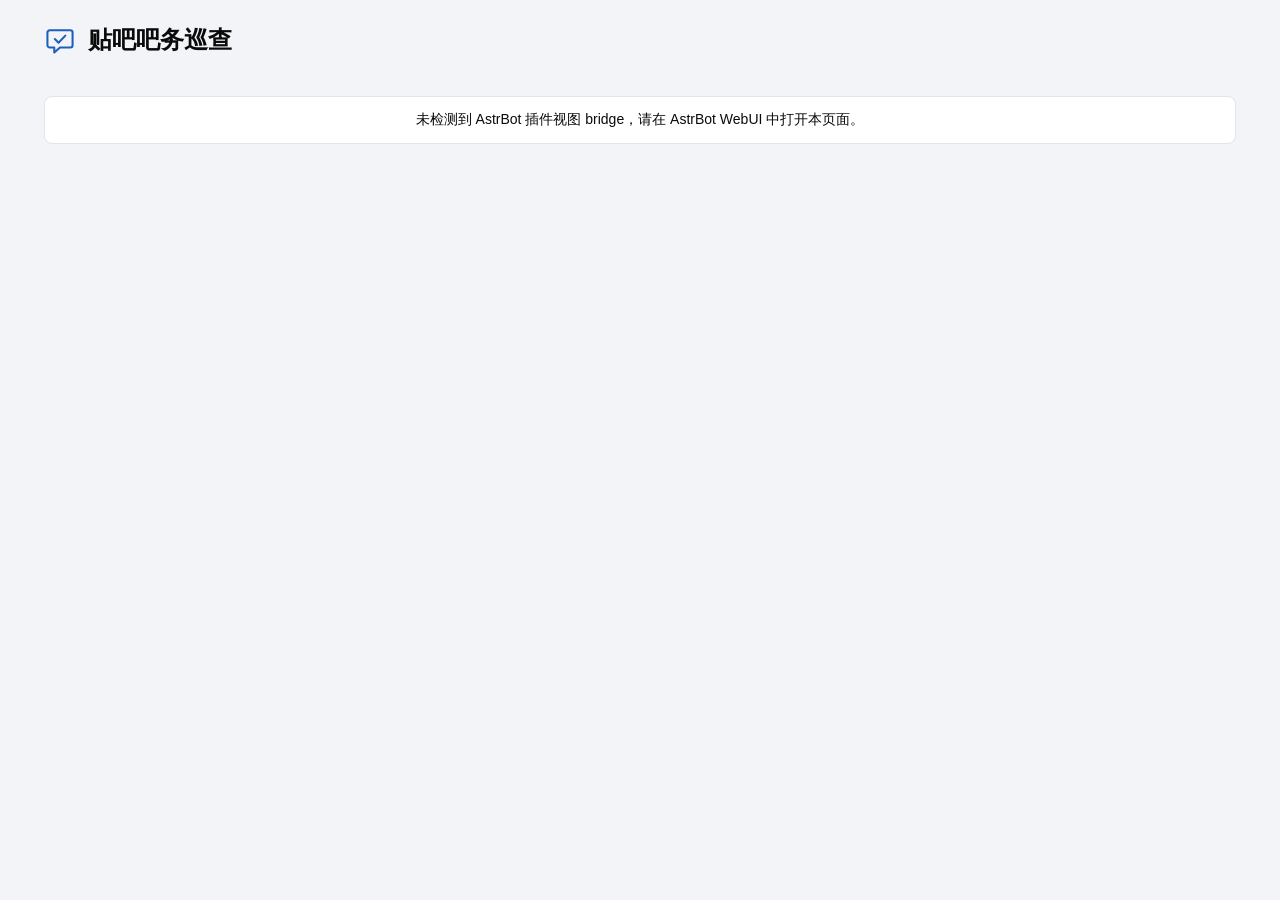
<file: views/moderator/index.html>
<!doctype html>
<html lang="zh-CN">
<head>
<meta charset="utf-8">
<meta name="viewport" content="width=device-width, initial-scale=1">
<title>贴吧吧务巡查</title>
<link rel="icon" href="data:,">
<link rel="stylesheet" href="./style.css">
<link rel="stylesheet" href="./settings.css">
</head>
<body>
<div id="app">
  <header class="app-head">
    <div class="brand">
      <svg class="mark" viewBox="0 0 28 28" width="32" height="32" role="img" aria-label="贴吧吧务巡查标志">
        <path d="M5 5.5h18a2 2 0 0 1 2 2v11a2 2 0 0 1-2 2h-9l-5 4.5v-4.5H5a2 2 0 0 1-2-2v-11a2 2 0 0 1 2-2z" fill="none" stroke="currentColor" stroke-width="1.8" stroke-linejoin="round"/>
        <path d="M9.5 13.2l3.2 3.2 6-6.2" fill="none" stroke="currentColor" stroke-width="1.8" stroke-linecap="round" stroke-linejoin="round"/>
      </svg>
      <div class="brand-text">
        <h1>贴吧吧务巡查</h1>
        <p id="finding" class="muted"></p>
      </div>
    </div>
    <div id="head-actions" class="head-actions"></div>
  </header>
  <div id="status-slot"></div>
  <div class="tabs"><div id="tablist" role="tablist" aria-label="功能分区"></div></div>
  <main id="panels"></main>
</div>
<div id="toasts" class="toasts" role="status" aria-live="polite"></div>
<script type="module" src="./app.js"></script>
</body>
</html>
</file>
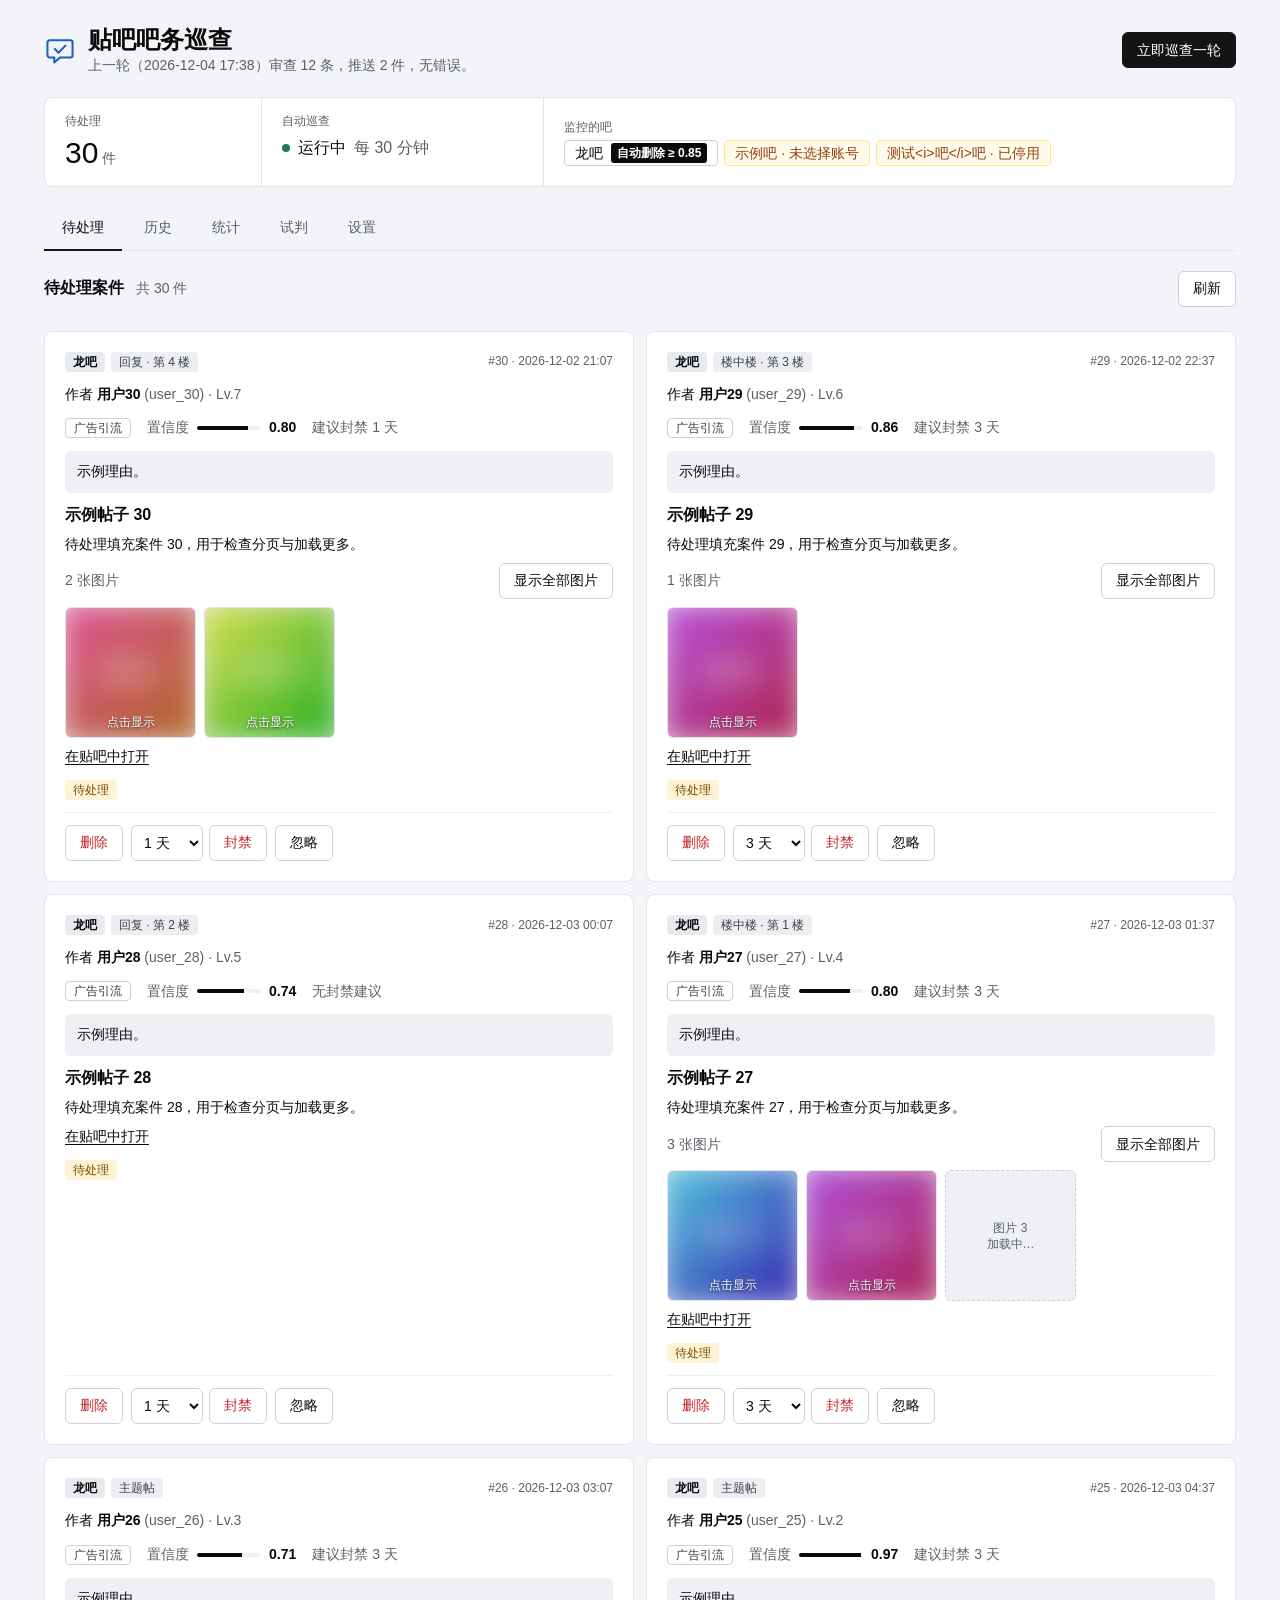
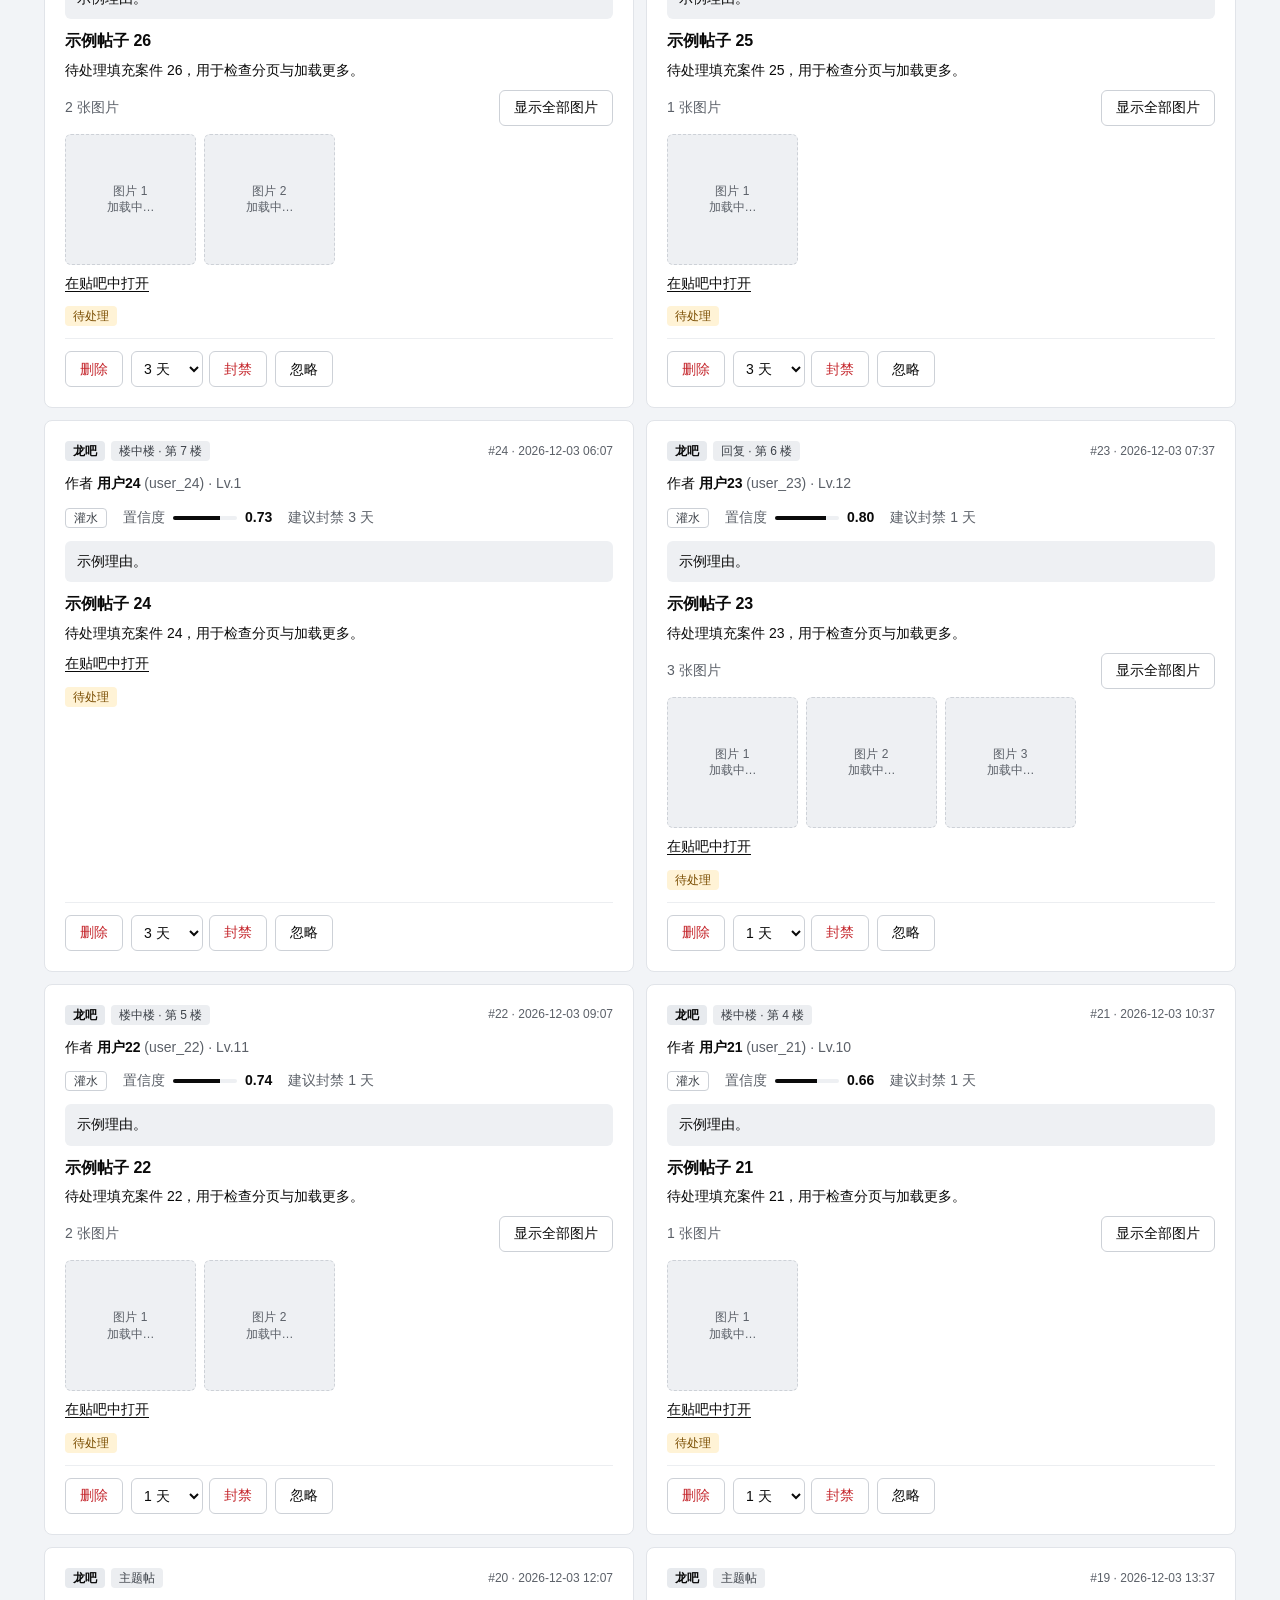
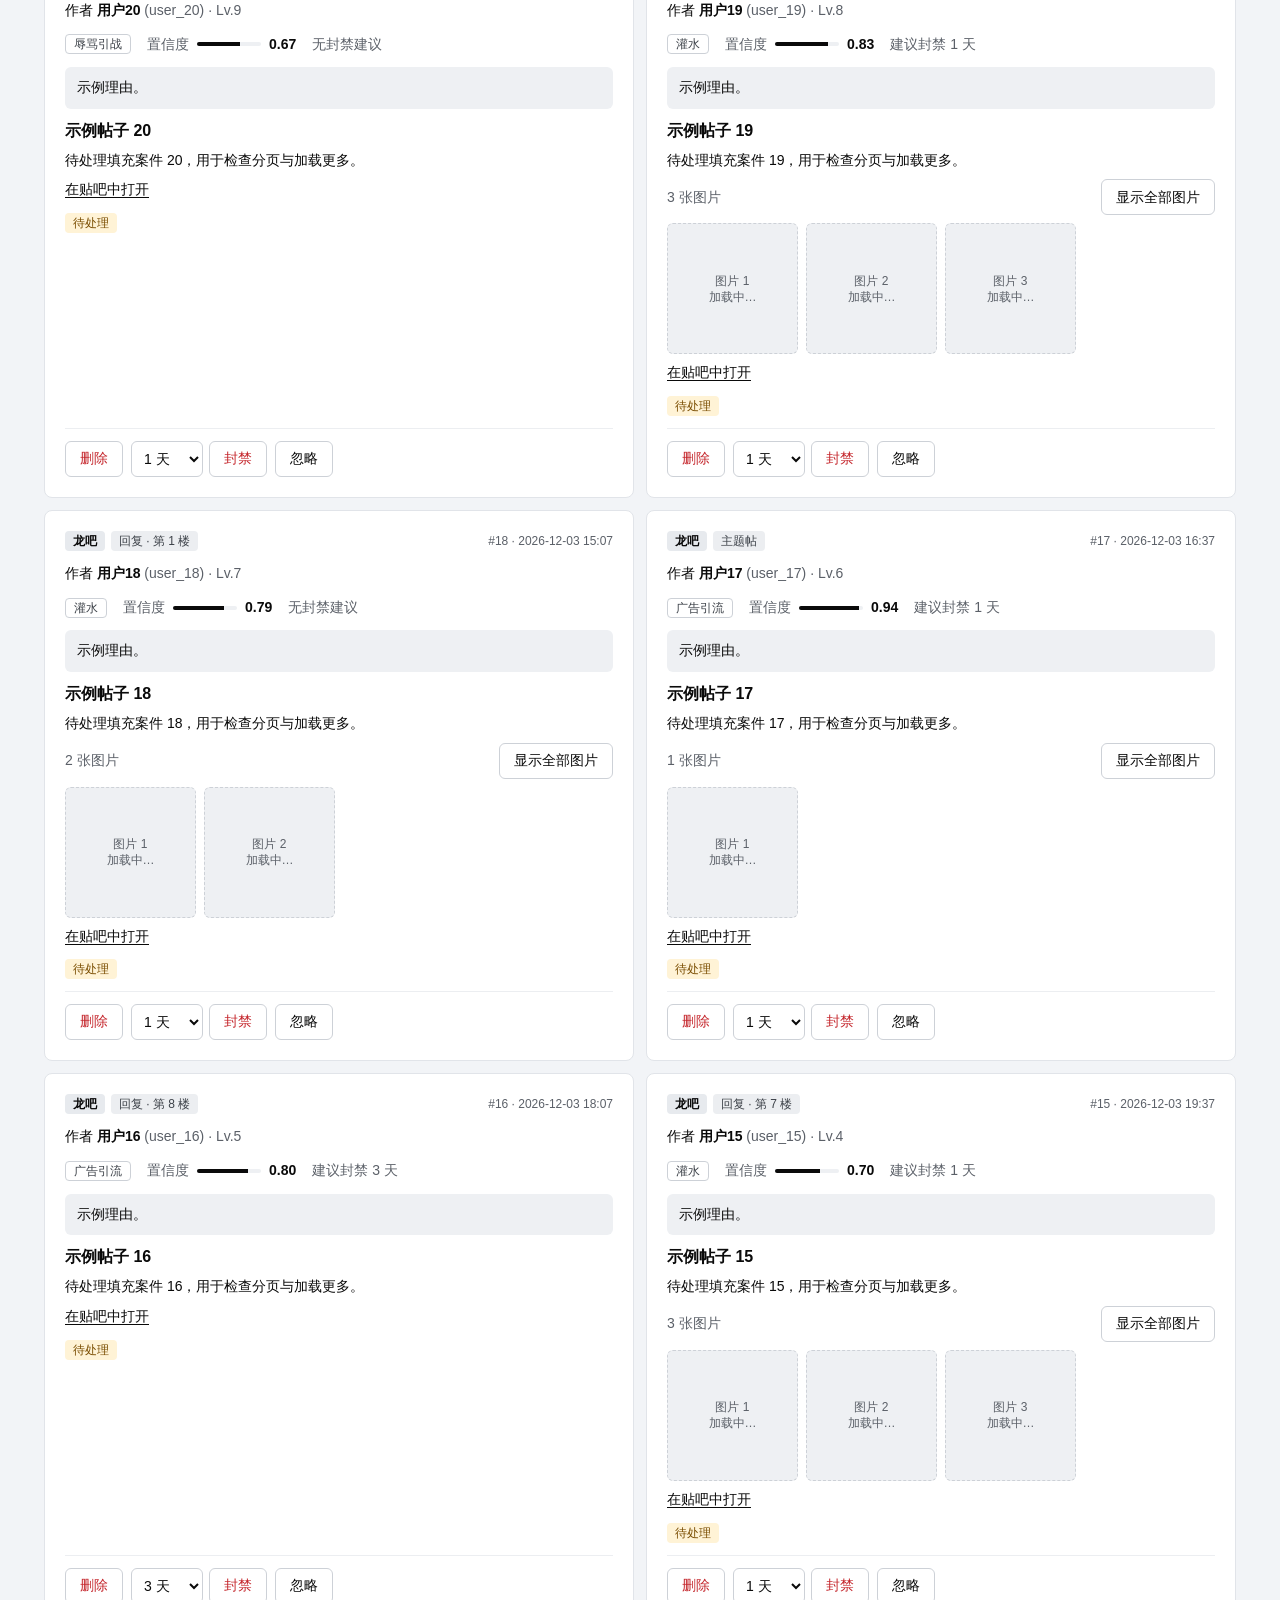
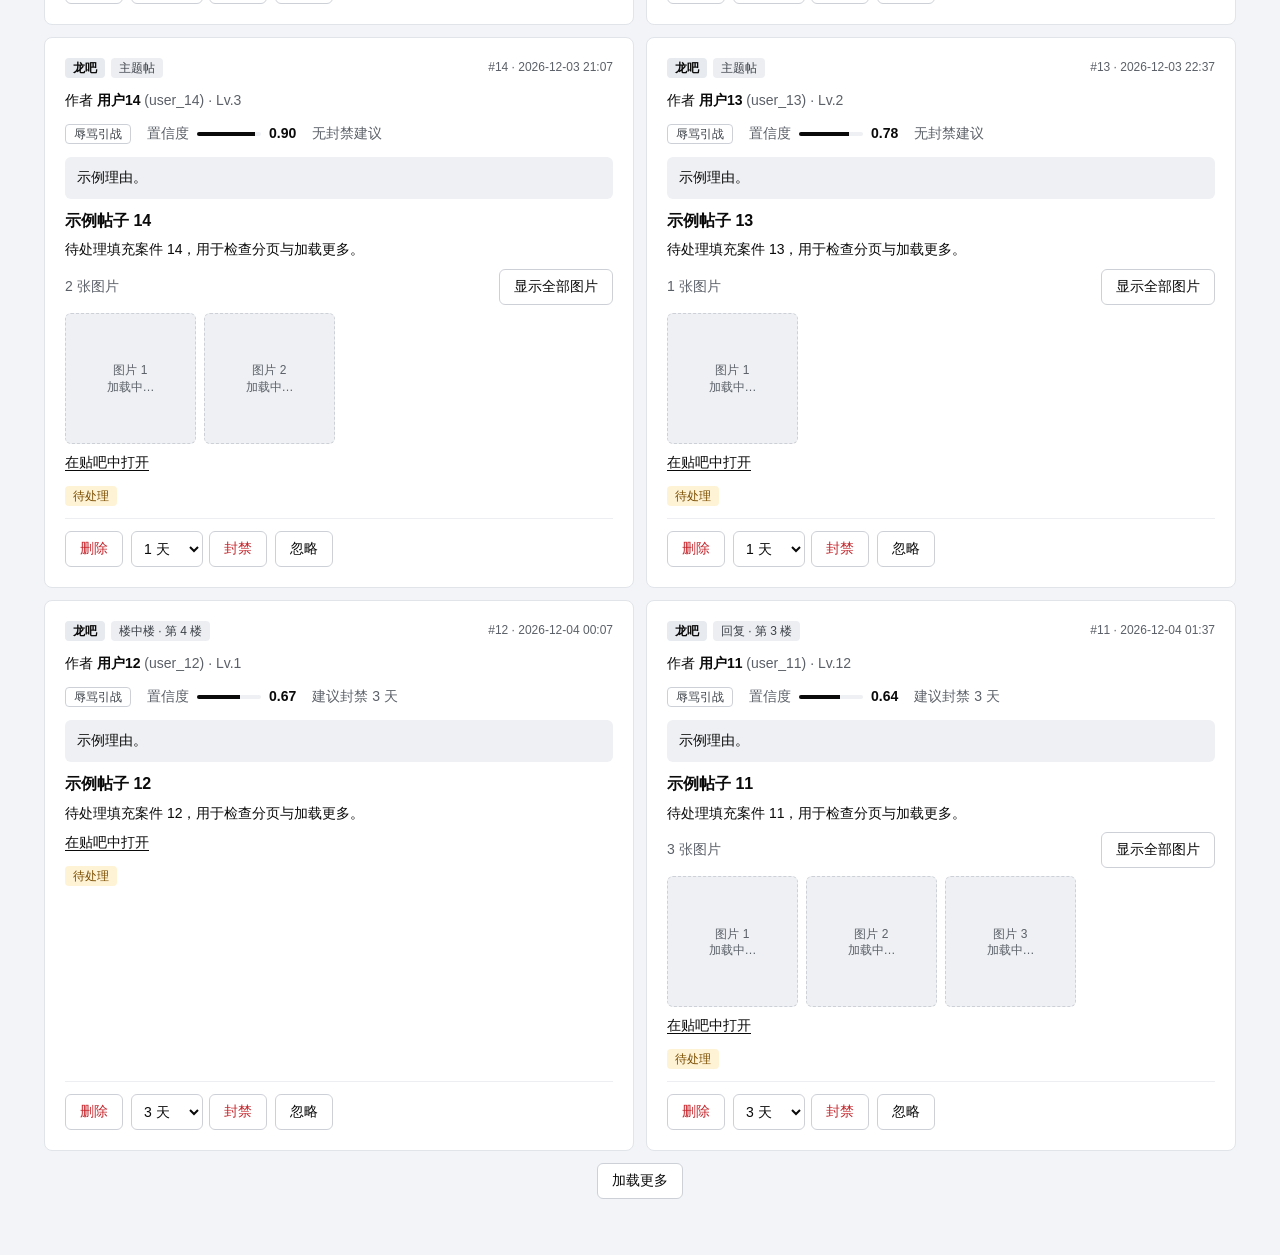
<file: views/moderator/dev/stub.html>
<!doctype html>
<!-- DEV-ONLY harness. AstrBot serves only views/<name>/index.html; this file is never loaded in production.
     It defines a fake window.AstrBotPluginView (stub-bridge.js), then loads the real ../index.html markup
     and ../app.js unchanged. Serve views/moderator over http (module scripts do not run from file://):
       python -m http.server 8765 --directory views/moderator   ->   http://localhost:8765/dev/stub.html?theme=dark -->
<html lang="zh-CN">
<head>
<meta charset="utf-8">
<meta name="viewport" content="width=device-width, initial-scale=1">
<title>贴吧吧务巡查（stub）</title>
<link rel="icon" href="data:,">
<link rel="stylesheet" href="../style.css">
<link rel="stylesheet" href="../settings.css">
<script src="./stub-settings.js"></script>
<script src="./stub-bridge.js"></script>
</head>
<body>
<script type="module">
  // Copy the real page's body markup (static, no data) and then start the real app.
  const html = await (await fetch("../index.html")).text();
  const doc = new DOMParser().parseFromString(html, "text/html");
  for (const node of [...doc.body.children]) {
    if (node.tagName !== "SCRIPT") document.body.append(document.importNode(node, true));
  }
  await import("../app.js");
</script>
</body>
</html>
</file>
<file: views/moderator/style.css>
/* Tieba moderator view: quiet ledger style. Chrome is ink on a blue-grey ground; the one hue
   (--chart) marks the main data (confirmed violations). Dark theme overrides under [data-theme="dark"].
   Type scale: 30 (one lead figure) / 24 (title, KPI) / 16 (section, figures) / 14 (body) / 12 (meta).
   One gap value (--gap) between blocks; cards are flat: a 1px border, no shadow. */

:root {
  --ground: #f2f4f7;
  --surface: #ffffff;
  --raised: #eef0f3;
  --active: #e7eaee;
  --border: #e1e4e9;
  --rule: #eceef1;
  --control: #cdd1d7;
  --text: #0a0a0a;
  --muted: #5b6068;
  --accent: #141414;
  --accent-hover: #2d2d2d;
  --on-accent: #ffffff;
  --chart: #1d5fbf;
  --positive: #247b50;
  --negative: #c4242a;
  --negative-soft: #ffedea;
  --warn: #92400e;
  --warn-soft: #fffbeb;
  --warn-edge: #fde68a;
  --radius: 8px;
  --radius-sm: 6px;
  --radius-tag: 4px;
  --gap: 12px;
  --pad: 20px;

  --chip-pending-bg: #fff3d6;
  --chip-pending-fg: #7a4d00;
  --chip-auto_deleted-bg: #ece4fb;
  --chip-auto_deleted-fg: #4d3590;
  --chip-deleted-bg: #ffedea;
  --chip-deleted-fg: #831c1e;
  --chip-banned-bg: #fbdde8;
  --chip-banned-fg: #7d2049;
  --chip-ignored-bg: #eceef1;
  --chip-ignored-fg: #3d4249;
  --chip-restored-bg: #dcfae5;
  --chip-restored-fg: #04250e;
  --chip-neutral-bg: #eceef1;
  --chip-neutral-fg: #3d4249;

  --seg-confirmed: #1d5fbf;
  --seg-fp: #8a8f98;
  --seg-pending: #cdd1d7;
  --sk: #e4e7ec;
}

:root[data-theme="dark"] {
  --ground: #0d0d0e;
  --surface: #161617;
  --raised: #202022;
  --active: #28282b;
  --border: #2a2a2d;
  --rule: #202022;
  --control: #46464c;
  --text: #f5f5f5;
  --muted: #b0b3b9;
  --accent: #f5f5f5;
  --accent-hover: #d9d9d9;
  --on-accent: #0a0a0a;
  --chart: #6ea0ee;
  --positive: #3fc07a;
  --negative: #ee7a85;
  --negative-soft: #2c1a20;
  --warn: #efc16a;
  --warn-soft: #2b2210;
  --warn-edge: #5a4518;

  --chip-pending-bg: #3a2e12;
  --chip-pending-fg: #f0c36a;
  --chip-auto_deleted-bg: #2f2646;
  --chip-auto_deleted-fg: #c3a9f5;
  --chip-deleted-bg: #3d2222;
  --chip-deleted-fg: #f09a9a;
  --chip-banned-bg: #43202f;
  --chip-banned-fg: #f2a3c3;
  --chip-ignored-bg: #2a2a2d;
  --chip-ignored-fg: #b9bcc2;
  --chip-restored-bg: #1f3626;
  --chip-restored-fg: #8fd6a5;
  --chip-neutral-bg: #2a2a2d;
  --chip-neutral-fg: #c9ccd1;

  --seg-confirmed: #6ea0ee;
  --seg-fp: #7d828b;
  --seg-pending: #46484e;
  --sk: #26262a;
}

* { box-sizing: border-box; }

html { color-scheme: light; }
html[data-theme="dark"] { color-scheme: dark; }

body {
  margin: 0;
  background: var(--ground);
  color: var(--text);
  font: 14px/1.55 -apple-system, "Segoe UI", "PingFang SC", "Hiragino Sans GB", "Microsoft YaHei", sans-serif;
  font-variant-numeric: tabular-nums;
  overflow-x: hidden;
}

#app { max-width: 1240px; margin: 0 auto; padding: 24px 24px 56px; }

h1, h2, h3 { margin: 0; line-height: 1.3; }
h1 { font-size: 24px; font-weight: 600; }
h2 { font-size: 16px; font-weight: 600; }
h3 { font-size: 16px; font-weight: 600; }
p { margin: 0; }

.muted { color: var(--muted); }
.warn-text { color: var(--warn); font-weight: 500; }
.grow { flex: 1 1 auto; }
.nowrap { white-space: nowrap; }
.num { font-variant-numeric: tabular-nums; text-align: right; }
.zero { color: var(--muted); }
.sr-only {
  position: absolute; width: 1px; height: 1px; margin: -1px; padding: 0;
  overflow: hidden; clip: rect(0 0 0 0); white-space: nowrap; border: 0;
}

:focus-visible { outline: 2px solid var(--accent); outline-offset: 2px; }

/* ---- title row ---- */
.app-head { display: flex; align-items: center; justify-content: space-between; gap: 12px 24px; flex-wrap: wrap; margin-bottom: 20px; }
.brand { display: flex; align-items: center; gap: 12px; min-width: 0; }
.mark { color: var(--chart); flex: none; }
.brand-text { min-width: 0; }
.brand-text p { overflow-wrap: anywhere; }
.head-actions { display: flex; align-items: center; gap: 12px; flex-wrap: wrap; }

/* ---- divided strip (status bar, stats figures): one container, 1px dividers ---- */
.kpis {
  display: grid; gap: 1px; background: var(--border); border: 1px solid var(--border);
  border-radius: var(--radius); overflow: hidden;
}
.kpi { background: var(--surface); padding: 14px var(--pad); display: flex; flex-direction: column; gap: 4px; min-width: 0; }
.kpi-label { font-size: 12px; color: var(--muted); }
.kpi-value { font-size: 24px; font-weight: 500; line-height: 1.25; }
.kpi-value.sm { font-size: 16px; flex-wrap: wrap; display: inline-flex; align-items: center; gap: 8px; line-height: 1.5; padding-top: 2px; }
.kpi-lead .kpi-value { font-size: 30px; }
.lead-btn {
  appearance: none; background: none; border: 0; padding: 0; margin: 0; font: inherit; font-size: 30px; font-weight: 500;
  color: var(--text); text-align: left; cursor: pointer; width: fit-content; line-height: 1.25; font-variant-numeric: tabular-nums;
}
.lead-btn:hover { text-decoration: underline; text-underline-offset: 4px; }
.lead-btn .unit { font-size: 14px; font-weight: 400; color: var(--muted); }
.lead-btn .zero { color: var(--muted); }
.dot { width: 8px; height: 8px; border-radius: 50%; background: var(--muted); flex: none; }
.dot-on { background: var(--positive); }

.statusbar { grid-template-columns: minmax(0, 1fr) minmax(0, 1.3fr) minmax(0, 3.2fr); }
.stats-body .kpis { grid-template-columns: repeat(8, minmax(0, 1fr)); }
.stats-body .kpi { padding: 12px 16px; }

/* ---- tabs ---- */
.tabs { margin-top: 20px; overflow-x: auto; overflow-y: hidden; }
[role="tablist"] { display: flex; gap: 4px; box-shadow: inset 0 -1px 0 var(--border); }
.tab {
  appearance: none; background: none; border: 0; border-bottom: 2px solid transparent;
  padding: 10px 18px; font: inherit; font-weight: 500; color: var(--muted); cursor: pointer; white-space: nowrap;
}
.tab:hover { color: var(--text); background: var(--active); border-radius: var(--radius-sm) var(--radius-sm) 0 0; }
.tab[aria-selected="true"] { color: var(--text); border-bottom-color: var(--accent); }

#panels { padding-top: 20px; min-width: 0; }
.tab-body { display: flex; flex-direction: column; gap: var(--gap); min-width: 0; }
.toolbar { display: flex; align-items: center; gap: 12px; flex-wrap: wrap; }

/* ---- buttons / inputs (one control height: 36px) ---- */
.btn {
  font: inherit; color: var(--text); background: var(--surface); border: 1px solid var(--control);
  border-radius: var(--radius-sm); padding: 0 14px; cursor: pointer; min-height: 36px;
}
.btn:hover:not(:disabled) { background: var(--raised); }
.btn:disabled { opacity: 0.55; cursor: not-allowed; }
.btn-primary { background: var(--accent); border-color: var(--accent); color: var(--on-accent); font-weight: 500; }
.btn-primary:hover:not(:disabled) { background: var(--accent-hover); border-color: var(--accent-hover); }
.btn-danger { color: var(--negative); }
.btn-danger:hover:not(:disabled) { background: var(--negative-soft); border-color: var(--negative); }
.btn-link { border-color: transparent; background: none; padding: 0 6px; min-height: 28px; text-decoration: underline; text-underline-offset: 3px; }
.btn-link:hover:not(:disabled) { background: none; }
.btn-seg { border-radius: 0; margin-left: -1px; }
.btn-seg:first-child { border-radius: var(--radius-sm) 0 0 var(--radius-sm); margin-left: 0; }
.btn-seg:last-child { border-radius: 0 var(--radius-sm) var(--radius-sm) 0; }
.btn-seg[aria-pressed="true"] { background: var(--active); border-color: var(--text); font-weight: 500; position: relative; z-index: 1; }
.segmented { display: inline-flex; }

input[type="text"], input[type="number"], input[type="password"], select, textarea {
  font: inherit; color: var(--text); background: var(--surface); border: 1px solid var(--control);
  border-radius: var(--radius-sm); padding: 0 10px; min-height: 36px; max-width: 100%;
}
textarea { width: 100%; resize: vertical; min-height: 112px; padding: 8px 10px; font-family: inherit; }
input::placeholder, textarea::placeholder { color: var(--muted); opacity: 1; }
.select-sm { padding: 0 8px; }
label { font-weight: 500; }
fieldset { border: 0; margin: 0; padding: 0; min-width: 0; }
legend { padding: 0; font-weight: 500; margin-bottom: 4px; }
input[type="checkbox"] { accent-color: var(--accent); width: 16px; height: 16px; margin: 0; }

/* ---- chips / tags ---- */
.chip {
  display: inline-flex; align-items: center; padding: 0 8px; border-radius: var(--radius-tag); font-size: 12px; line-height: 20px;
  font-weight: 500; background: var(--chip-neutral-bg); color: var(--chip-neutral-fg); white-space: nowrap; flex: none;
}
.chip-pending { background: var(--chip-pending-bg); color: var(--chip-pending-fg); }
.chip-auto_deleted { background: var(--chip-auto_deleted-bg); color: var(--chip-auto_deleted-fg); }
.chip-deleted { background: var(--chip-deleted-bg); color: var(--chip-deleted-fg); }
.chip-banned { background: var(--chip-banned-bg); color: var(--chip-banned-fg); }
.chip-ignored { background: var(--chip-ignored-bg); color: var(--chip-ignored-fg); }
.chip-restored { background: var(--chip-restored-bg); color: var(--chip-restored-fg); }
.chip-forum { background: var(--active); color: var(--text); font-weight: 600; }
.chip-category { background: var(--surface); border: 1px solid var(--control); line-height: 18px; }
.chip-count { background: var(--raised); font-variant-numeric: tabular-nums; }
.chip-action-report { background: var(--chip-pending-bg); color: var(--chip-pending-fg); }
.chip-action-auto_delete { background: var(--chip-deleted-bg); color: var(--chip-deleted-fg); }
.badge-failed {
  display: inline-block; padding: 2px 10px; border-radius: var(--radius-tag); font-weight: 600; font-size: 12px; line-height: 20px;
  background: var(--warn-soft); color: var(--warn); border: 1px solid var(--warn-edge);
}
.badge-failed.sm { padding: 0 8px; font-weight: 500; line-height: 18px; white-space: nowrap; }

/* ---- cards: flat, 1px border ---- */
.card-list { display: grid; grid-template-columns: repeat(auto-fill, minmax(min(100%, 440px), 1fr)); gap: var(--gap); align-items: stretch; }
.case-card, .panel-card, .lead {
  background: var(--surface); border: 1px solid var(--border); border-radius: var(--radius); padding: var(--pad); min-width: 0;
}
.case-card { display: flex; flex-direction: column; gap: 12px; }
.case-card.is-failed { border-left: 3px solid var(--warn); }
.card-head { display: flex; justify-content: space-between; align-items: center; gap: 8px; flex-wrap: wrap; }
.card-head > .muted { font-size: 12px; }
.tags { display: flex; gap: 6px; flex-wrap: wrap; align-items: center; }
.author-line { overflow-wrap: anywhere; }
.meta-row { display: flex; align-items: center; gap: 8px 16px; flex-wrap: wrap; }
.conf { display: inline-flex; align-items: center; gap: 8px; }
.conf-bar { width: 64px; height: 4px; border-radius: 2px; background: var(--raised); overflow: hidden; display: inline-block; }
.conf-fill { display: block; height: 100%; background: var(--text); }
.reason { padding: 10px 12px; background: var(--raised); border-radius: var(--radius-sm); overflow-wrap: anywhere; white-space: pre-wrap; }
.item-body { display: flex; flex-direction: column; gap: 8px; min-width: 0; }
.item-title { font-size: 16px; font-weight: 600; overflow-wrap: anywhere; white-space: pre-wrap; }
.item-text { white-space: pre-wrap; overflow-wrap: anywhere; }
.item-text.clamp { display: -webkit-box; -webkit-line-clamp: 5; line-clamp: 5; -webkit-box-orient: vertical; overflow: hidden; }
.item-link { color: var(--text); text-decoration: underline; text-underline-offset: 3px; width: fit-content; }
.card-status { display: flex; gap: 6px 12px; align-items: center; flex-wrap: wrap; font-size: 12px; }
.note { overflow-wrap: anywhere; }
.card-error {
  padding: 8px 12px; border-radius: var(--radius-sm); background: var(--negative-soft); color: var(--negative);
  overflow-wrap: anywhere;
}
.card-error[hidden] { display: none; }
.actions { margin-top: auto; display: flex; gap: 8px; flex-wrap: wrap; align-items: center; padding-top: 12px; border-top: 1px solid var(--rule); }
.ban-box { display: inline-flex; gap: 6px; align-items: center; }
.more-row { display: flex; justify-content: center; }
.more-row [hidden] { display: none; }

/* ---- images ---- */
.images { display: flex; flex-direction: column; gap: 8px; }
.images-bar { display: flex; align-items: center; justify-content: space-between; gap: 8px; flex-wrap: wrap; }
.img-grid { display: grid; grid-template-columns: repeat(auto-fill, minmax(104px, 1fr)); gap: 8px; }
.img-slot {
  position: relative; aspect-ratio: 1; padding: 0; overflow: hidden; cursor: pointer; font: inherit; color: var(--muted);
  background: var(--raised); border: 1px dashed var(--control); border-radius: var(--radius-sm);
  display: flex; align-items: center; justify-content: center; text-align: center;
}
.img-slot[data-state="loaded"] { border-style: solid; border-color: var(--border); }
.img-slot[data-state="error"] { border-color: var(--negative); color: var(--negative); aspect-ratio: auto; min-height: 104px; }
.img-slot[data-state="idle"], .img-slot[data-state="loading"] { cursor: default; }
.img-note { padding: 6px; font-size: 12px; white-space: pre-line; overflow-wrap: anywhere; line-height: 1.35; }
.img-slot[data-state="error"] .img-note { font-size: 11px; }
.img-pic { width: 100%; height: 100%; object-fit: cover; display: block; filter: blur(14px); transform: scale(1.1); transition: filter 0.15s; }
.img-slot.revealed .img-pic, .img-grid.reveal-all .img-pic { filter: none; transform: none; }
.img-slot[data-state="loaded"]:not(.revealed)::after {
  content: "点击显示"; position: absolute; inset: auto 0 6px; font-size: 12px; color: #fff; text-shadow: 0 1px 3px rgba(0, 0, 0, 0.7);
}
.img-grid.reveal-all .img-slot::after { display: none; }

/* ---- filters and table ---- */
.filters {
  display: grid; grid-template-columns: repeat(auto-fit, minmax(150px, 1fr)); gap: var(--gap) 16px; align-items: end;
  background: var(--surface); border: 1px solid var(--border); border-radius: var(--radius); padding: var(--pad);
}
.filters .status-field { grid-column: 1 / -1; }
.field { display: flex; flex-direction: column; gap: 6px; min-width: 0; }
.field input[type="text"], .field select { width: 100%; }
.field-actions { flex-direction: row; gap: 8px; align-items: flex-end; }
.checks { display: flex; flex-wrap: wrap; gap: 6px 16px; }
.check { display: inline-flex; align-items: center; gap: 6px; font-weight: 400; cursor: pointer; min-height: 28px; }
.table-wrap { overflow-x: auto; background: var(--surface); border: 1px solid var(--border); border-radius: var(--radius); }
.table-wrap[hidden] { display: none; }
.data-table { width: 100%; min-width: 840px; border-collapse: separate; border-spacing: 0; }
.data-table th, .data-table td { padding: 0 12px; height: 44px; text-align: left; border-bottom: 1px solid var(--rule); vertical-align: middle; }
.data-table th { height: 38px; font-size: 12px; font-weight: 400; color: var(--muted); white-space: nowrap; border-bottom-color: var(--border); }
.data-table th.num, .data-table td.num { text-align: right; }
.case-group:last-child tr:last-child td { border-bottom: 0; }
.case-row { cursor: pointer; }
.case-row:hover td { background: var(--raised); }
.case-row td:first-child { position: sticky; left: 0; background: var(--surface); z-index: 1; }
.case-row:hover td:first-child { background: var(--raised); }
.row-toggle { font: inherit; background: none; border: 0; padding: 4px; color: var(--text); cursor: pointer; font-variant-numeric: tabular-nums; text-decoration: underline; text-underline-offset: 3px; text-decoration-color: var(--control); }
.row-toggle[aria-expanded="true"] { font-weight: 600; text-decoration-color: var(--text); }
.cell-author, .cell-handler { max-width: 160px; overflow: hidden; text-overflow: ellipsis; white-space: nowrap; }
.detail-row > td { background: var(--ground); padding: 12px; height: auto; }
.detail-row .case-card { position: sticky; left: 12px; width: min(100%, calc(100vw - 64px)); }
.pager { display: flex; align-items: center; gap: 8px; flex-wrap: wrap; }

/* ---- states ---- */
.state {
  display: flex; align-items: center; justify-content: center; gap: 10px; padding: 12px 16px; min-height: 40px; color: var(--muted);
  border: 1px dashed var(--control); border-radius: var(--radius); text-align: center; overflow-wrap: anywhere;
}
.state-error { color: var(--text); border-style: solid; border-color: var(--border); background: var(--surface); flex-wrap: wrap; }
.state-dot { width: 8px; height: 8px; border-radius: 50%; background: var(--negative); flex: none; }
.spin { width: 16px; height: 16px; border: 2px solid var(--border); border-top-color: var(--text); border-radius: 50%; animation: spin 0.8s linear infinite; }
@keyframes spin { to { transform: rotate(360deg); } }
.sk-wrap { display: grid; grid-template-columns: repeat(auto-fill, minmax(min(100%, 440px), 1fr)); gap: var(--gap); }
.sk-block { display: flex; flex-direction: column; gap: 12px; }
.sk-card { background: var(--surface); border: 1px solid var(--border); border-radius: var(--radius); padding: var(--pad); }
.sk-bar { display: block; height: 12px; border-radius: 4px; background: var(--sk); }
.sk-bar:first-child { height: 16px; width: 40%; }
.sk-bar[data-w="0"] { width: 92%; }
.sk-bar[data-w="1"] { width: 70%; }
.sk-bar[data-w="2"] { width: 48%; }

/* ---- stats ---- */
.stats-body { display: flex; flex-direction: column; gap: var(--gap); min-width: 0; }
.lead { display: flex; align-items: center; gap: 12px 24px; flex-wrap: wrap; }
.lead-fig { display: flex; flex-direction: column; min-width: 96px; }
.lead-value { font-size: 30px; font-weight: 500; line-height: 1.2; }
.lead-text { display: flex; flex-direction: column; gap: 2px; min-width: 0; flex: 1 1 320px; }
.grid-2 { display: grid; grid-template-columns: repeat(auto-fit, minmax(min(100%, 460px), 1fr)); gap: var(--gap); align-items: stretch; }
.panel-card { display: flex; flex-direction: column; gap: 12px; }
.legend { list-style: none; display: flex; gap: 6px 16px; flex-wrap: wrap; margin: 0; padding: 0; font-size: 12px; color: var(--muted); }
.legend li { display: inline-flex; align-items: center; gap: 6px; }
.swatch { width: 8px; height: 8px; border-radius: 50%; display: inline-block; }
.seg-confirmed { background: var(--seg-confirmed); }
.seg-fp { background: var(--seg-fp); }
.seg-pending { background: var(--seg-pending); }
.bars { list-style: none; margin: 0; padding: 0; display: flex; flex-direction: column; gap: 10px; }
.bar-row { display: grid; grid-template-columns: 88px minmax(80px, 1fr) minmax(0, 220px); align-items: center; gap: 12px; }
.bar-label { overflow: hidden; text-overflow: ellipsis; white-space: nowrap; }
.bar-track { display: block; height: 12px; }
.bar-stack { display: flex; height: 100%; min-width: 0; }
.seg { display: block; flex-basis: 0; min-width: 2px; }
.seg + .seg { border-left: 2px solid var(--surface); }
.bar-nums { font-size: 12px; overflow-wrap: anywhere; }
.reports { list-style: none; margin: 0; padding: 0; display: flex; flex-direction: column; }
.report-item { display: flex; flex-direction: column; gap: 6px; padding: 12px 0; border-top: 1px solid var(--rule); }
.report-item:first-child { border-top: 0; padding-top: 0; }
.report-head { display: flex; gap: 6px 14px; flex-wrap: wrap; align-items: baseline; }
.report-counts { display: flex; gap: 6px; flex-wrap: wrap; }
.report-errors summary { cursor: pointer; width: fit-content; }
.report-errors ul { margin: 6px 0 0; padding-left: 20px; overflow-wrap: anywhere; }

/* ---- trial judgement ---- */
.check-form { max-width: 720px; gap: 16px; }
.rules-box summary { cursor: pointer; font-weight: 500; padding: 4px 0; }
.rules-box .field { margin-top: 8px; }
.result { gap: 12px; }
.result-head { display: flex; gap: 8px 12px; align-items: center; flex-wrap: wrap; }
.divider { border: 0; border-top: 1px solid var(--rule); margin: 2px 0; width: 100%; }

/* ---- dialog / toast ---- */
.dlg {
  background: var(--surface); color: var(--text); border: 1px solid var(--border); border-radius: var(--radius);
  padding: 20px 24px; width: min(420px, calc(100vw - 32px)); box-shadow: 0 12px 32px rgba(0, 0, 0, 0.28);
}
.dlg::backdrop { background: rgba(10, 12, 16, 0.5); }
.dlg-title { font-size: 16px; margin-bottom: 8px; }
.dlg-msg { overflow-wrap: anywhere; }
.dlg-actions { display: flex; justify-content: flex-end; gap: 8px; margin-top: 20px; }
.toasts { position: fixed; left: 50%; bottom: 20px; transform: translateX(-50%); display: flex; flex-direction: column; gap: 8px; z-index: 50; width: min(480px, calc(100vw - 32px)); pointer-events: none; }
.toast {
  padding: 10px 16px; border-radius: var(--radius-sm); background: var(--text); color: var(--ground);
  box-shadow: 0 6px 20px rgba(0, 0, 0, 0.25); overflow-wrap: anywhere;
}
.toast-error { background: var(--negative); color: #fff; }

/* ---- tablet and phone ---- */
@media (max-width: 900px) {
  .statusbar { grid-template-columns: repeat(2, minmax(0, 1fr)); }
  .statusbar .kpi-forums { grid-column: 1 / -1; }
  .stats-body .kpis { grid-template-columns: repeat(4, minmax(0, 1fr)); }
}

@media (max-width: 600px) {
  #app { padding: 16px 16px 40px; }
  .card-list, .grid-2, .sk-wrap { grid-template-columns: minmax(0, 1fr); }
  .statusbar, .stats-body .kpis { grid-template-columns: repeat(2, minmax(0, 1fr)); }
  .bar-row { grid-template-columns: 72px minmax(60px, 1fr); }
  .bar-nums { grid-column: 1 / -1; }
  .tab { padding: 12px 14px; }
  .kpi, .stats-body .kpi { padding: 10px 12px; }
  .kpi-lead .kpi-value, .lead-btn { font-size: 26px; }
  .app-head { margin-bottom: 14px; }
  .btn, input[type="text"], input[type="number"], input[type="password"], select { min-height: 44px; }
  .btn-link { min-height: 44px; }
  .check { min-height: 44px; }
  .case-card, .panel-card, .lead, .filters { padding: 16px; }
  .head-actions { width: 100%; }
  .head-actions .btn-primary { flex: 1 1 auto; }
}

@media (prefers-reduced-motion: reduce) {
  .spin { animation: none; }
  .img-pic { transition: none; }
}
</file>
<file: views/moderator/settings.css>
/* Settings tab, forum chips and first-run guide. Tokens come from style.css. */

/* ---- status bar: forum chips ---- */
.forum-chips { list-style: none; margin: 0; padding: 0; display: flex; flex-wrap: wrap; gap: 6px; }
.forum-chip {
  display: inline-flex; align-items: center; gap: 8px; padding: 2px 10px; border: 1px solid var(--control);
  border-radius: var(--radius-tag); background: var(--surface); line-height: 20px; max-width: 100%;
}
.forum-name { overflow-wrap: anywhere; font-weight: 500; }
.forum-chip.is-problem { background: var(--warn-soft); border-color: var(--warn-edge); color: var(--warn); }
.forum-auto { font-size: 12px; font-weight: 600; padding: 0 6px; border-radius: 3px; background: var(--text); color: var(--surface); white-space: nowrap; }
.forum-empty { display: inline-flex; align-items: center; gap: 4px; }
.kpi-forums { justify-content: center; }

/* ---- first-run guide ---- */
.state-guide { flex-wrap: wrap; justify-content: space-between; text-align: left; padding: 20px; gap: 12px 24px; }
.guide-text { display: flex; flex-direction: column; gap: 2px; color: var(--text); }

/* ---- settings ---- */
.settings-body, .settings-section { display: flex; flex-direction: column; gap: var(--gap); min-width: 0; }
.settings-form { gap: 0; max-width: 960px; }
.settings-form > h3 { padding-bottom: 12px; }
.settings-form .form-group { margin-top: 20px; padding: 16px 0 12px; border-top: 1px solid var(--border); }
.form-row {
  display: grid; grid-template-columns: minmax(150px, 240px) minmax(0, 1fr); gap: 6px 24px; padding: 14px 0; border-top: 1px solid var(--rule);
}
.form-label { display: flex; flex-direction: column; gap: 2px; padding-top: 6px; }
.form-title { font-weight: 500; }
.form-help { font-size: 12px; font-weight: 400; }
.form-control { display: flex; flex-direction: column; gap: 8px; align-items: flex-start; min-width: 0; }
.form-control > input[type="text"], .form-control > input[type="password"], .form-control > select, .lines, .lines textarea { width: 100%; max-width: 520px; }
.form-control > select { width: auto; min-width: 220px; }
.num-input { width: 140px; }
.lines { display: flex; flex-direction: column; gap: 4px; }
.lines .muted { font-size: 12px; }
.override-control { width: 100%; }
.override-control[hidden] { display: none; }
.form-error { margin-bottom: 8px; }
.form-actions { display: flex; gap: 8px; padding-top: 16px; border-top: 1px solid var(--border); margin-top: 8px; }
.settings-table td.cell-name { font-weight: 500; max-width: 240px; overflow-wrap: anywhere; }
.row-actions { white-space: nowrap; }
.check-result { gap: 8px; }
.bawu-list { list-style: none; margin: 4px 0 0; padding: 0; display: flex; flex-direction: column; gap: 6px; }
.bawu-list li { display: flex; align-items: center; gap: 12px; min-height: 28px; }

@media (max-width: 600px) {
  .form-row { grid-template-columns: minmax(0, 1fr); }
  .form-label { padding-top: 0; }
  .form-actions .btn { flex: 1 1 auto; }
}
</file>
